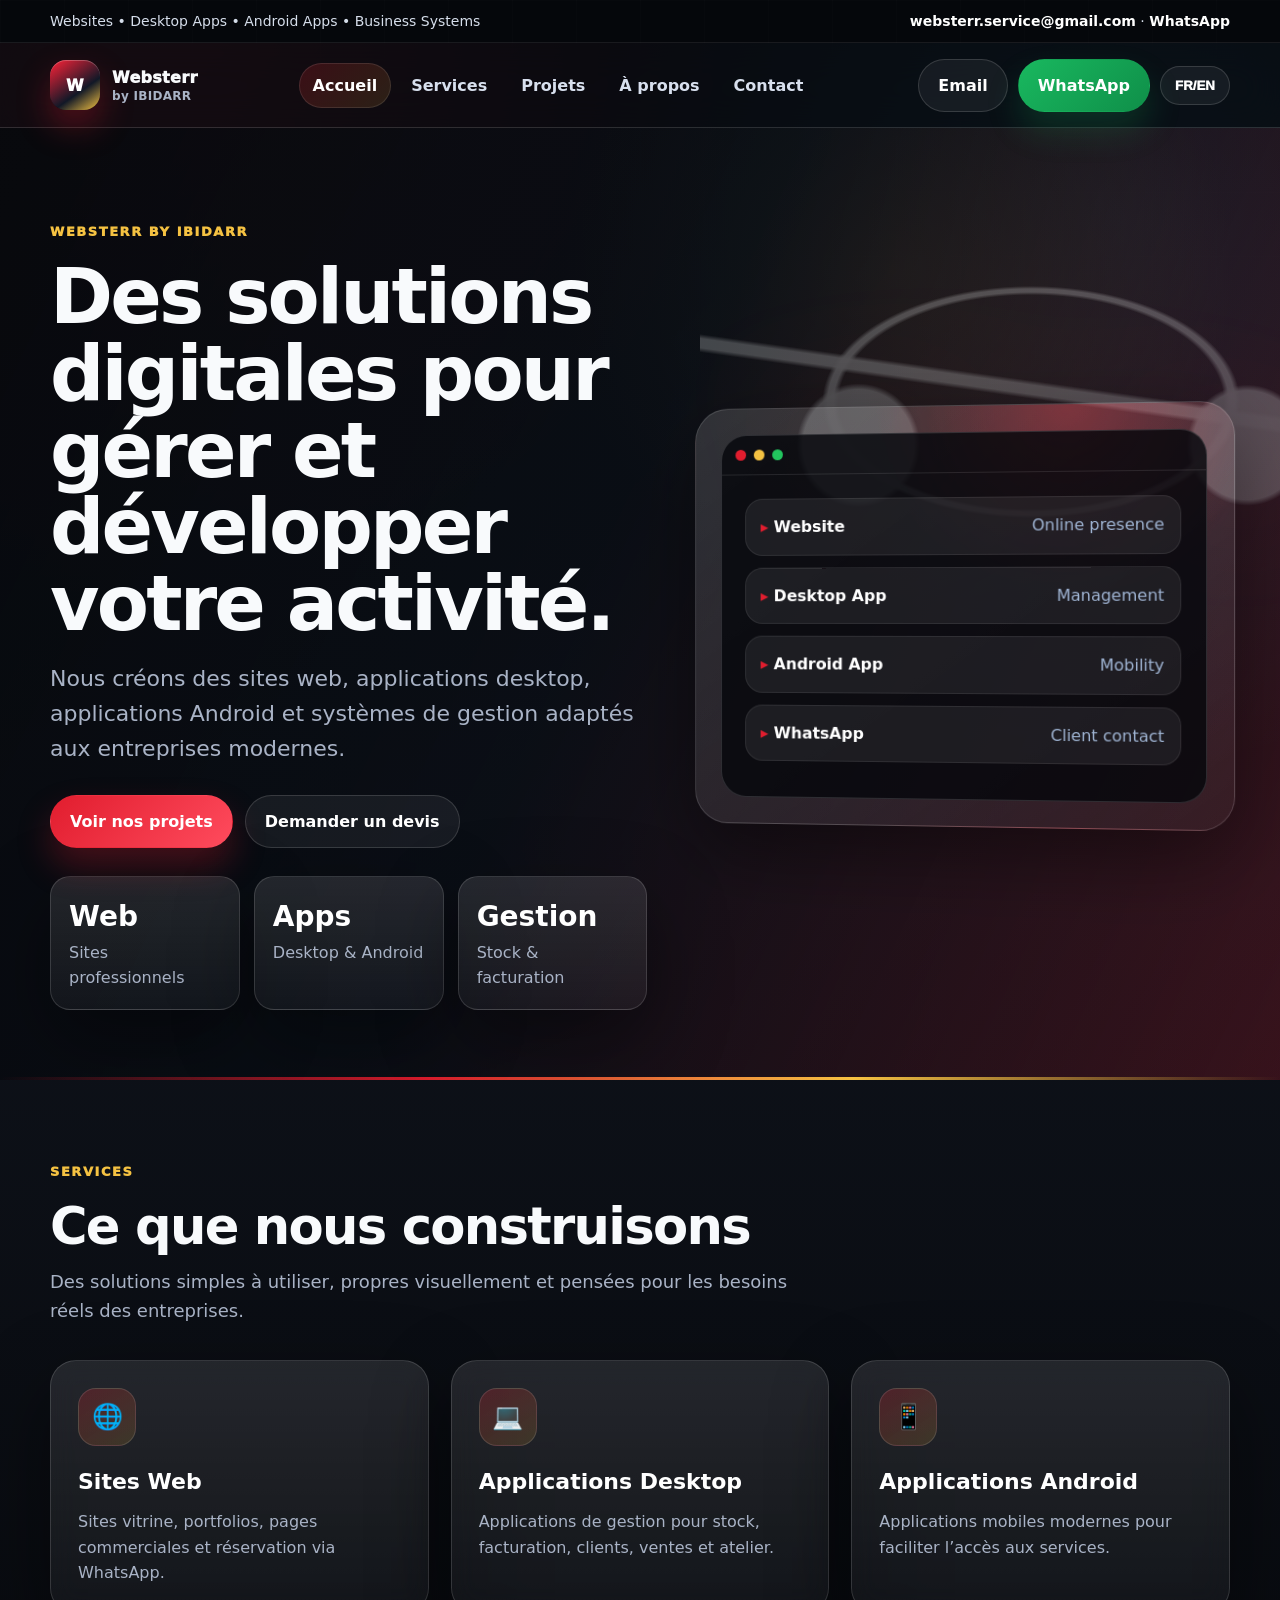
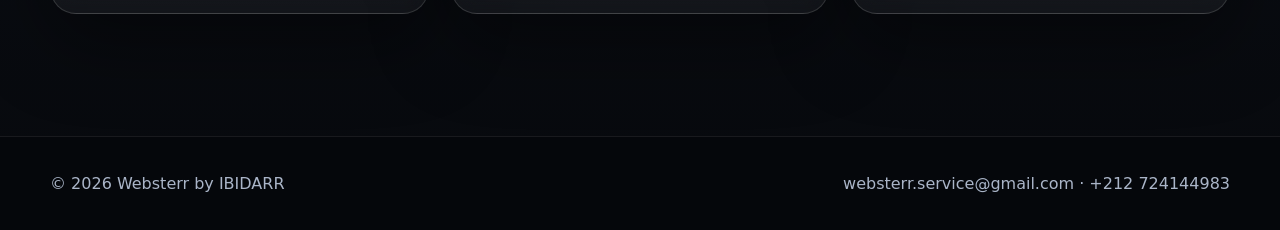
<file: index.html>
<!DOCTYPE html>
<html lang="fr" data-lang="fr">
<head>
  <meta charset="UTF-8">
  <meta name="viewport" content="width=device-width, initial-scale=1.0">
  <title>Websterr by IBIDARR | Digital Solutions</title>
  <link rel="stylesheet" href="styles.css">
</head>
<body>
  <div class="topbar"><div class="container"><span>Websites • Desktop Apps • Android Apps • Business Systems</span><span><a href="mailto:websterr.service@gmail.com">websterr.service@gmail.com</a> · <a href="https://wa.me/212724144983?text=Bonjour%2C%20je%20suis%20int%C3%A9ress%C3%A9%20par%20vos%20services." target="_blank">WhatsApp</a></span></div></div>
  <header class="header"><div class="container nav">
    <a class="brand" href="index.html"><span class="brand-mark">W</span><span>Websterr<small>by IBIDARR</small></span></a>
    <nav class="nav-links"><a class="active" href="index.html"><span class="fr">Accueil</span><span class="en">Home</span></a><a href="services.html">Services</a><a href="projects.html"><span class="fr">Projets</span><span class="en">Projects</span></a><a href="about.html"><span class="fr">À propos</span><span class="en">About</span></a><a href="contact.html">Contact</a></nav>
    <div class="nav-actions"><a class="btn btn-outline" href="mailto:websterr.service@gmail.com">Email</a><a class="btn btn-whatsapp" href="https://wa.me/212724144983?text=Bonjour%2C%20je%20suis%20int%C3%A9ress%C3%A9%20par%20vos%20services." target="_blank">WhatsApp</a><button class="lang-toggle" data-lang-toggle>FR/EN</button></div>
    <button class="menu-btn">☰</button>
  </div></header>

  <main>
    <section class="hero"><div class="container hero-grid">
      <div>
        <div class="eyebrow">Websterr by IBIDARR</div>
        <h1><span class="fr">Des solutions digitales pour gérer et développer votre activité.</span><span class="en">Digital solutions to manage and grow your business.</span></h1>
        <p class="lead"><span class="fr">Nous créons des sites web, applications desktop, applications Android et systèmes de gestion adaptés aux entreprises modernes.</span><span class="en">We build websites, desktop apps, Android apps and management systems for modern businesses.</span></p>
        <div class="hero-actions"><a class="btn btn-primary" href="projects.html"><span class="fr">Voir nos projets</span><span class="en">View projects</span></a><a class="btn btn-outline" href="contact.html"><span class="fr">Demander un devis</span><span class="en">Request a quote</span></a></div>
        <div class="stats"><div class="stat"><strong>Web</strong><span>Sites professionnels</span></div><div class="stat"><strong>Apps</strong><span>Desktop & Android</span></div><div class="stat"><strong>Gestion</strong><span>Stock & facturation</span></div></div>
      </div>
      <div class="visual-card"><div class="visual-window"><div class="window-top"><span class="dot"></span><span class="dot"></span><span class="dot"></span></div><div class="window-body"><div class="feature-line"><b>Website</b><span>Online presence</span></div><div class="feature-line"><b>Desktop App</b><span>Management</span></div><div class="feature-line"><b>Android App</b><span>Mobility</span></div><div class="feature-line"><b>WhatsApp</b><span>Client contact</span></div></div></div></div>
    </div></section>

    <section class="section"><div class="container"><div class="section-head"><div class="section-kicker">Services</div><h2><span class="fr">Ce que nous construisons</span><span class="en">What we build</span></h2><p><span class="fr">Des solutions simples à utiliser, propres visuellement et pensées pour les besoins réels des entreprises.</span><span class="en">Clean, practical and business-focused solutions.</span></p></div><div class="grid-3"><div class="card"><div class="card-icon">🌐</div><h3>Sites Web</h3><p>Sites vitrine, portfolios, pages commerciales et réservation via WhatsApp.</p></div><div class="card"><div class="card-icon">💻</div><h3>Applications Desktop</h3><p>Applications de gestion pour stock, facturation, clients, ventes et atelier.</p></div><div class="card"><div class="card-icon">📱</div><h3>Applications Android</h3><p>Applications mobiles modernes pour faciliter l’accès aux services.</p></div></div></div></section>
  </main>
  <footer class="footer"><div class="container"><span>© 2026 Websterr by IBIDARR</span><span>websterr.service@gmail.com · +212 724144983</span></div></footer>
  <script src="script.js"></script>
</body>
</html>
</file>
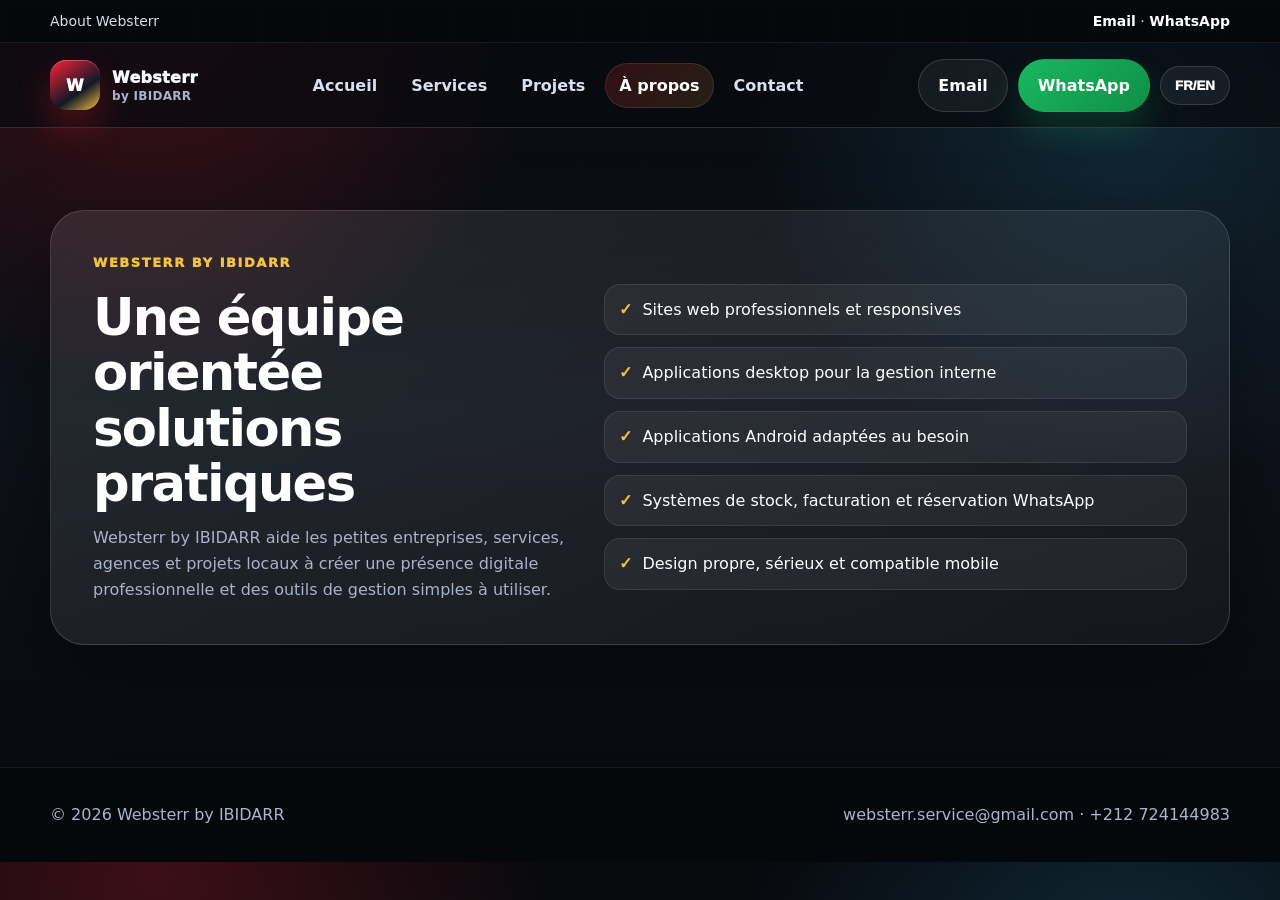
<file: about.html>
<!DOCTYPE html><html lang="fr" data-lang="fr"><head><meta charset="UTF-8"><meta name="viewport" content="width=device-width, initial-scale=1.0"><title>About | Websterr by IBIDARR</title><link rel="stylesheet" href="styles.css"></head><body>
<div class="topbar"><div class="container"><span>About Websterr</span><span><a href="mailto:websterr.service@gmail.com">Email</a> · <a href="https://wa.me/212724144983?text=Bonjour%2C%20je%20suis%20int%C3%A9ress%C3%A9%20par%20vos%20services." target="_blank">WhatsApp</a></span></div></div>
<header class="header"><div class="container nav"><a class="brand" href="index.html"><span class="brand-mark">W</span><span>Websterr<small>by IBIDARR</small></span></a><nav class="nav-links"><a href="index.html"><span class="fr">Accueil</span><span class="en">Home</span></a><a href="services.html">Services</a><a href="projects.html"><span class="fr">Projets</span><span class="en">Projects</span></a><a class="active" href="about.html"><span class="fr">À propos</span><span class="en">About</span></a><a href="contact.html">Contact</a></nav><div class="nav-actions"><a class="btn btn-outline" href="mailto:websterr.service@gmail.com">Email</a><a class="btn btn-whatsapp" href="https://wa.me/212724144983?text=Bonjour%2C%20je%20suis%20int%C3%A9ress%C3%A9%20par%20vos%20services." target="_blank">WhatsApp</a><button class="lang-toggle" data-lang-toggle>FR/EN</button></div><button class="menu-btn">☰</button></div></header>
<main><section class="section"><div class="container"><div class="about-box"><div><div class="section-kicker">Websterr by IBIDARR</div><h2><span class="fr">Une équipe orientée solutions pratiques</span><span class="en">A team focused on practical solutions</span></h2><p><span class="fr">Websterr by IBIDARR aide les petites entreprises, services, agences et projets locaux à créer une présence digitale professionnelle et des outils de gestion simples à utiliser.</span><span class="en">Websterr by IBIDARR helps small businesses, services, agencies and local projects build a professional digital presence and easy-to-use management tools.</span></p></div><div><ul class="check-list"><li>Sites web professionnels et responsives</li><li>Applications desktop pour la gestion interne</li><li>Applications Android adaptées au besoin</li><li>Systèmes de stock, facturation et réservation WhatsApp</li><li>Design propre, sérieux et compatible mobile</li></ul></div></div></div></section></main>
<footer class="footer"><div class="container"><span>© 2026 Websterr by IBIDARR</span><span>websterr.service@gmail.com · +212 724144983</span></div></footer><script src="script.js"></script></body></html>
</file>
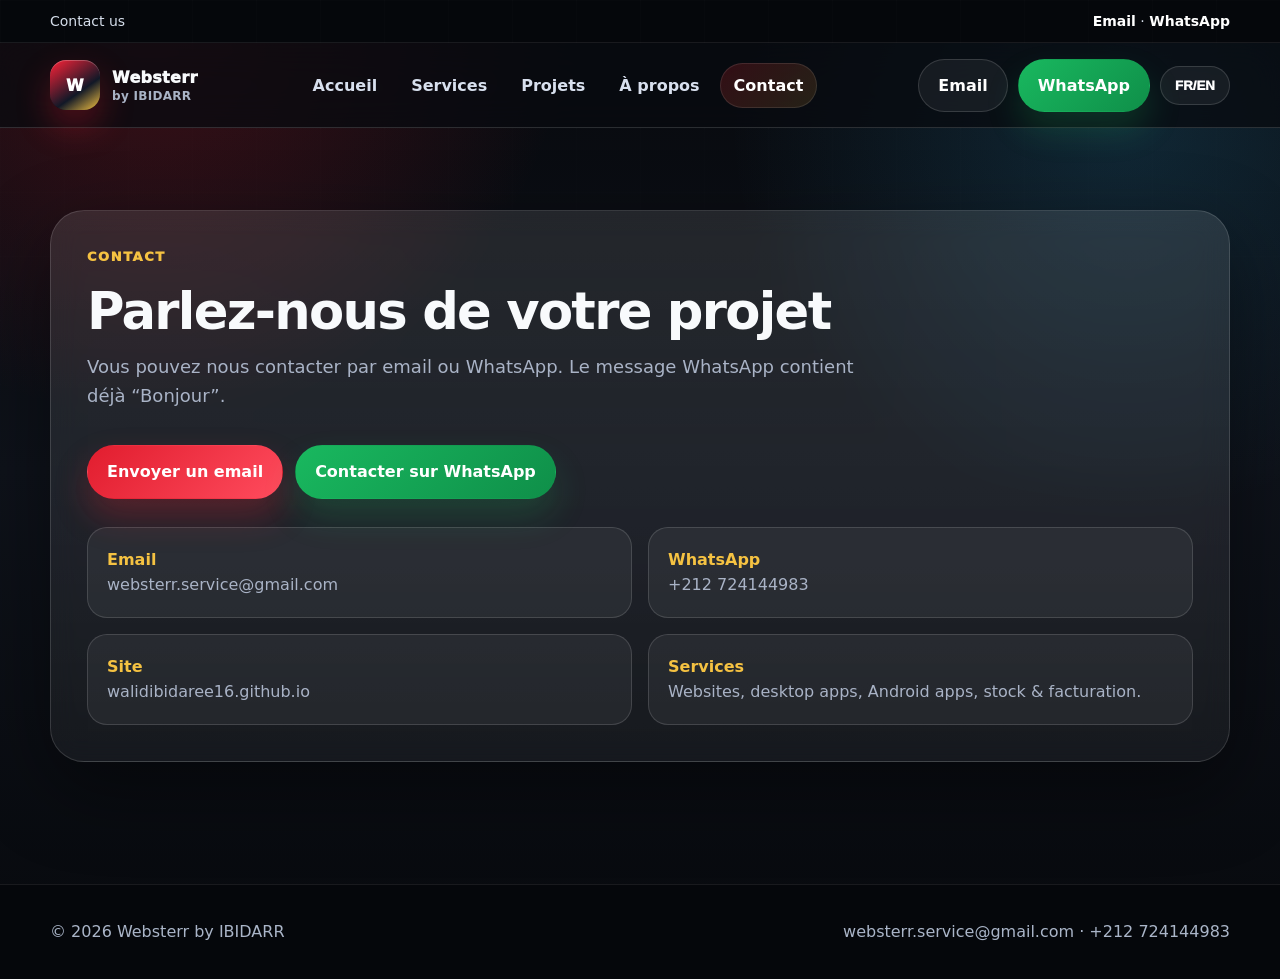
<file: contact.html>
<!DOCTYPE html><html lang="fr" data-lang="fr"><head><meta charset="UTF-8"><meta name="viewport" content="width=device-width, initial-scale=1.0"><title>Contact | Websterr by IBIDARR</title><link rel="stylesheet" href="styles.css"></head><body>
<div class="topbar"><div class="container"><span>Contact us</span><span><a href="mailto:websterr.service@gmail.com">Email</a> · <a href="https://wa.me/212724144983?text=Bonjour%2C%20je%20suis%20int%C3%A9ress%C3%A9%20par%20vos%20services." target="_blank">WhatsApp</a></span></div></div>
<header class="header"><div class="container nav"><a class="brand" href="index.html"><span class="brand-mark">W</span><span>Websterr<small>by IBIDARR</small></span></a><nav class="nav-links"><a href="index.html"><span class="fr">Accueil</span><span class="en">Home</span></a><a href="services.html">Services</a><a href="projects.html"><span class="fr">Projets</span><span class="en">Projects</span></a><a href="about.html"><span class="fr">À propos</span><span class="en">About</span></a><a class="active" href="contact.html">Contact</a></nav><div class="nav-actions"><a class="btn btn-outline" href="mailto:websterr.service@gmail.com">Email</a><a class="btn btn-whatsapp" href="https://wa.me/212724144983?text=Bonjour%2C%20je%20suis%20int%C3%A9ress%C3%A9%20par%20vos%20services." target="_blank">WhatsApp</a><button class="lang-toggle" data-lang-toggle>FR/EN</button></div><button class="menu-btn">☰</button></div></header>
<main><section class="section"><div class="container"><div class="contact-panel"><div class="section-head"><div class="section-kicker">Contact</div><h2><span class="fr">Parlez-nous de votre projet</span><span class="en">Tell us about your project</span></h2><p><span class="fr">Vous pouvez nous contacter par email ou WhatsApp. Le message WhatsApp contient déjà “Bonjour”.</span><span class="en">You can contact us by email or WhatsApp. The WhatsApp message already starts with “Bonjour”.</span></p></div><div class="hero-actions"><a class="btn btn-primary" href="mailto:websterr.service@gmail.com">Envoyer un email</a><a class="btn btn-whatsapp" href="https://wa.me/212724144983?text=Bonjour%2C%20je%20suis%20int%C3%A9ress%C3%A9%20par%20vos%20services." target="_blank">Contacter sur WhatsApp</a></div><div class="contact-methods"><div class="contact-method"><b>Email</b><p>websterr.service@gmail.com</p></div><div class="contact-method"><b>WhatsApp</b><p>+212 724144983</p></div><div class="contact-method"><b>Site</b><p>walidibidaree16.github.io</p></div><div class="contact-method"><b>Services</b><p>Websites, desktop apps, Android apps, stock & facturation.</p></div></div></div></div></section></main>
<footer class="footer"><div class="container"><span>© 2026 Websterr by IBIDARR</span><span>websterr.service@gmail.com · +212 724144983</span></div></footer><script src="script.js"></script></body></html>
</file>
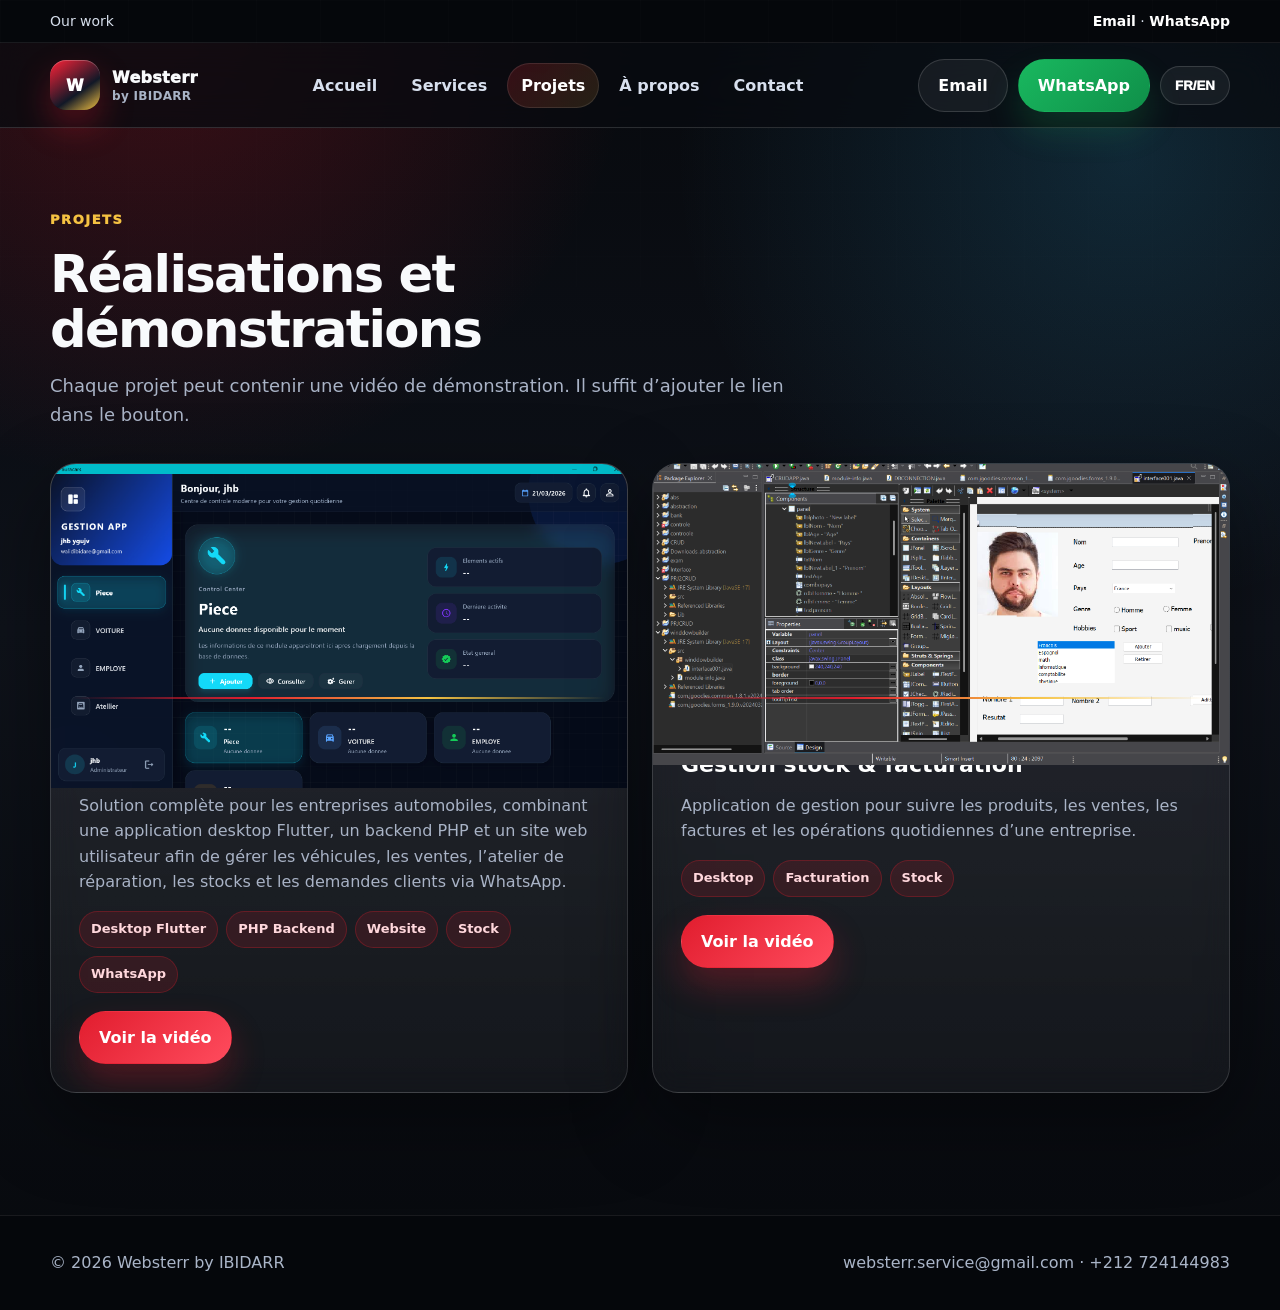
<file: projects.html>
<!DOCTYPE html><html lang="fr" data-lang="fr"><head><meta charset="UTF-8"><meta name="viewport" content="width=device-width, initial-scale=1.0"><title>Projects | Websterr by IBIDARR</title><link rel="stylesheet" href="styles.css"></head><body>
<div class="topbar"><div class="container"><span>Our work</span><span><a href="mailto:websterr.service@gmail.com">Email</a> · <a href="https://wa.me/212724144983?text=Bonjour%2C%20je%20suis%20int%C3%A9ress%C3%A9%20par%20vos%20services." target="_blank">WhatsApp</a></span></div></div>
<header class="header"><div class="container nav"><a class="brand" href="index.html"><span class="brand-mark">W</span><span>Websterr<small>by IBIDARR</small></span></a><nav class="nav-links"><a href="index.html"><span class="fr">Accueil</span><span class="en">Home</span></a><a href="services.html">Services</a><a class="active" href="projects.html"><span class="fr">Projets</span><span class="en">Projects</span></a><a href="about.html"><span class="fr">À propos</span><span class="en">About</span></a><a href="contact.html">Contact</a></nav><div class="nav-actions"><a class="btn btn-outline" href="mailto:websterr.service@gmail.com">Email</a><a class="btn btn-whatsapp" href="https://wa.me/212724144983?text=Bonjour%2C%20je%20suis%20int%C3%A9ress%C3%A9%20par%20vos%20services." target="_blank">WhatsApp</a><button class="lang-toggle" data-lang-toggle>FR/EN</button></div><button class="menu-btn">☰</button></div></header>
<main><section class="section"><div class="container"><div class="section-head"><div class="section-kicker"><span class="fr">Projets</span><span class="en">Projects</span></div><h2><span class="fr">Réalisations et démonstrations</span><span class="en">Work and demonstrations</span></h2><p><span class="fr">Chaque projet peut contenir une vidéo de démonstration. Il suffit d’ajouter le lien dans le bouton.</span><span class="en">Each project can include a demo video. Just add the video link to the button.</span></p></div><div class="grid-2">
<article class="card project-card"><div class="project-img"><img src="images/aura.png" alt="Plateforme de gestion automobile" onerror="this.parentElement.innerHTML='Image: images/aura.png'"></div><div class="project-body"><h3><span class="fr">Plateforme de gestion automobile</span><span class="en">Automotive Management Platform</span></h3><p><span class="fr">Solution complète pour les entreprises automobiles, combinant une application desktop Flutter, un backend PHP et un site web utilisateur afin de gérer les véhicules, les ventes, l’atelier de réparation, les stocks et les demandes clients via WhatsApp.</span><span class="en">A complete solution for automotive businesses, combining a Flutter desktop app, a PHP backend and a user website to manage vehicles, sales, repair workshop operations, stock and customer requests through WhatsApp.</span></p><div class="tag-row"><span class="tag">Desktop Flutter</span><span class="tag">PHP Backend</span><span class="tag">Website</span><span class="tag">Stock</span><span class="tag">WhatsApp</span></div><div class="project-actions"><a class="btn btn-primary" href="#" target="_blank"><span class="fr">Voir la vidéo</span><span class="en">Watch video</span></a><!-- TODO: Remplacer href="#" par le lien vidéo du projet --></div></div></article>
<article class="card project-card"><div class="project-img"><img src="images/java.png" alt="Gestion de facturation" onerror="this.parentElement.innerHTML='Image: images/java.png'"></div><div class="project-body"><h3><span class="fr">Gestion stock & facturation</span><span class="en">Stock & Invoice Management</span></h3><p><span class="fr">Application de gestion pour suivre les produits, les ventes, les factures et les opérations quotidiennes d’une entreprise.</span><span class="en">Management app to track products, sales, invoices and daily business operations.</span></p><div class="tag-row"><span class="tag">Desktop</span><span class="tag">Facturation</span><span class="tag">Stock</span></div><div class="project-actions"><a class="btn btn-primary" href="#" target="_blank"><span class="fr">Voir la vidéo</span><span class="en">Watch video</span></a><!-- TODO: Ajouter le lien vidéo --></div></div></article>
</div></div></section></main>
<footer class="footer"><div class="container"><span>© 2026 Websterr by IBIDARR</span><span>websterr.service@gmail.com · +212 724144983</span></div></footer><script src="script.js"></script></body></html>
</file>
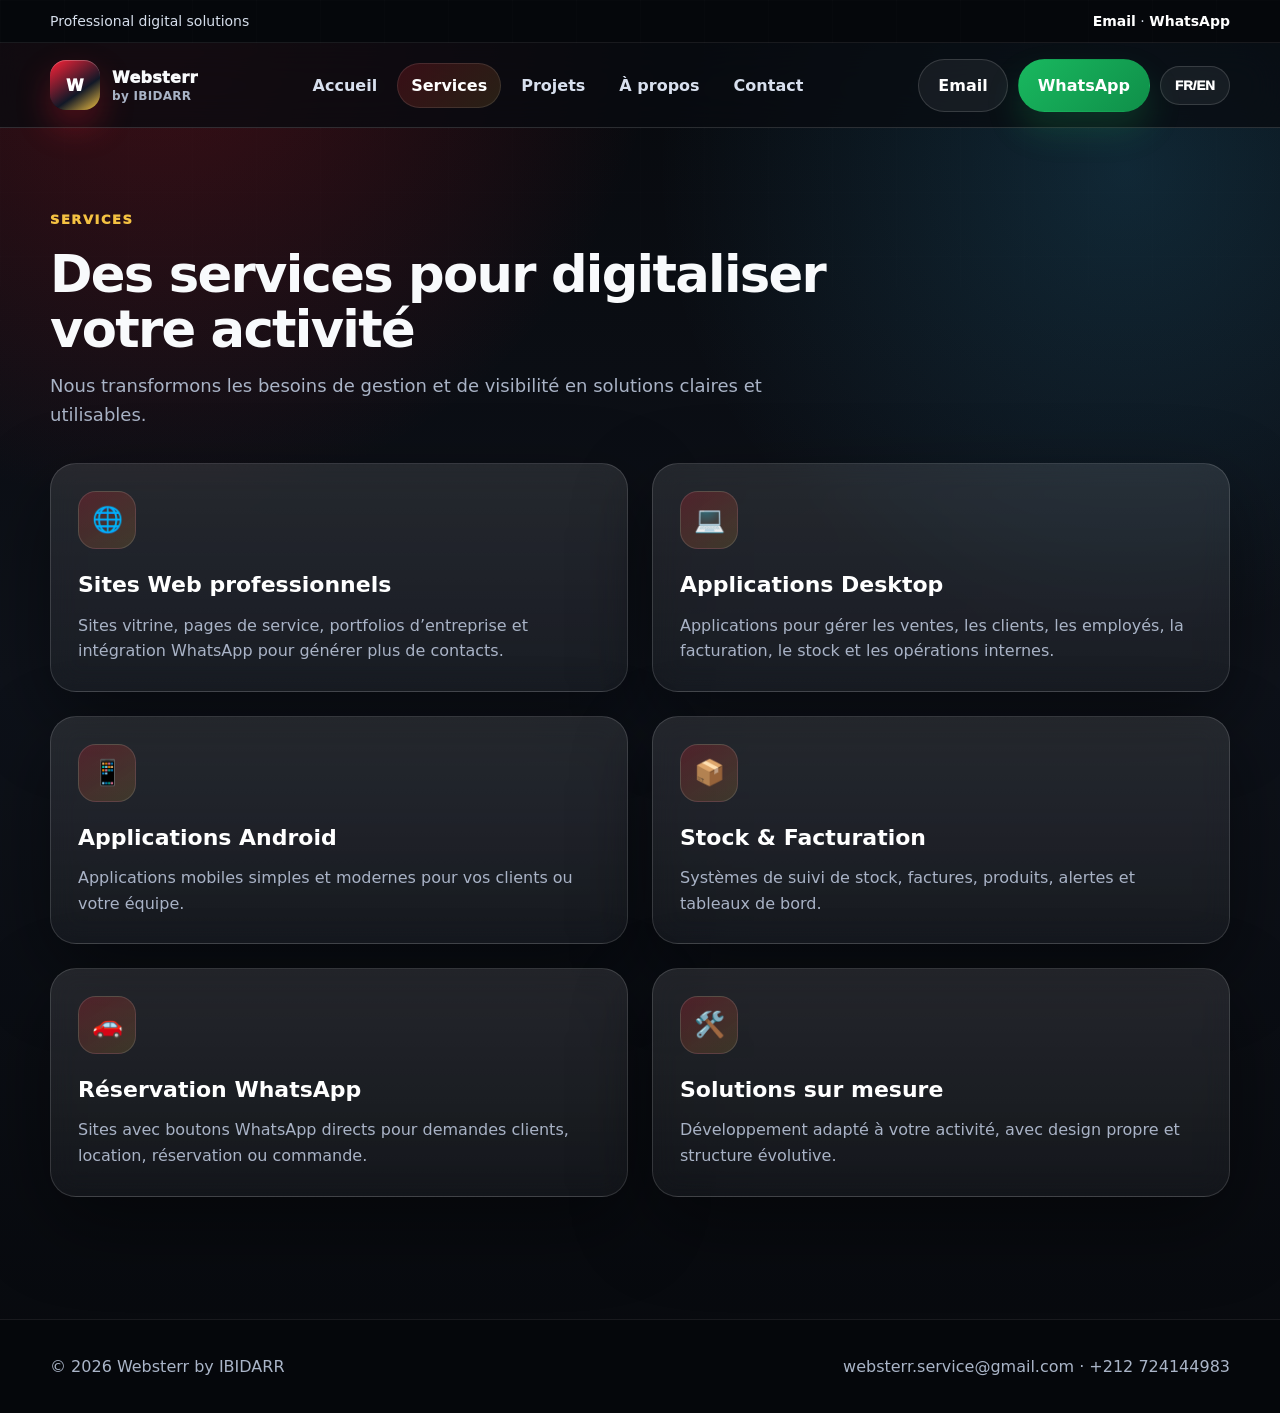
<file: services.html>
<!DOCTYPE html><html lang="fr" data-lang="fr"><head><meta charset="UTF-8"><meta name="viewport" content="width=device-width, initial-scale=1.0"><title>Services | Websterr by IBIDARR</title><link rel="stylesheet" href="styles.css"></head><body>
<div class="topbar"><div class="container"><span>Professional digital solutions</span><span><a href="mailto:websterr.service@gmail.com">Email</a> · <a href="https://wa.me/212724144983?text=Bonjour%2C%20je%20suis%20int%C3%A9ress%C3%A9%20par%20vos%20services." target="_blank">WhatsApp</a></span></div></div>
<header class="header"><div class="container nav"><a class="brand" href="index.html"><span class="brand-mark">W</span><span>Websterr<small>by IBIDARR</small></span></a><nav class="nav-links"><a href="index.html"><span class="fr">Accueil</span><span class="en">Home</span></a><a class="active" href="services.html">Services</a><a href="projects.html"><span class="fr">Projets</span><span class="en">Projects</span></a><a href="about.html"><span class="fr">À propos</span><span class="en">About</span></a><a href="contact.html">Contact</a></nav><div class="nav-actions"><a class="btn btn-outline" href="mailto:websterr.service@gmail.com">Email</a><a class="btn btn-whatsapp" href="https://wa.me/212724144983?text=Bonjour%2C%20je%20suis%20int%C3%A9ress%C3%A9%20par%20vos%20services." target="_blank">WhatsApp</a><button class="lang-toggle" data-lang-toggle>FR/EN</button></div><button class="menu-btn">☰</button></div></header>
<main><section class="section"><div class="container"><div class="section-head"><div class="section-kicker">Services</div><h2><span class="fr">Des services pour digitaliser votre activité</span><span class="en">Services to digitize your business</span></h2><p><span class="fr">Nous transformons les besoins de gestion et de visibilité en solutions claires et utilisables.</span><span class="en">We turn visibility and management needs into practical solutions.</span></p></div><div class="grid-2"><div class="card"><div class="card-icon">🌐</div><h3>Sites Web professionnels</h3><p>Sites vitrine, pages de service, portfolios d’entreprise et intégration WhatsApp pour générer plus de contacts.</p></div><div class="card"><div class="card-icon">💻</div><h3>Applications Desktop</h3><p>Applications pour gérer les ventes, les clients, les employés, la facturation, le stock et les opérations internes.</p></div><div class="card"><div class="card-icon">📱</div><h3>Applications Android</h3><p>Applications mobiles simples et modernes pour vos clients ou votre équipe.</p></div><div class="card"><div class="card-icon">📦</div><h3>Stock & Facturation</h3><p>Systèmes de suivi de stock, factures, produits, alertes et tableaux de bord.</p></div><div class="card"><div class="card-icon">🚗</div><h3>Réservation WhatsApp</h3><p>Sites avec boutons WhatsApp directs pour demandes clients, location, réservation ou commande.</p></div><div class="card"><div class="card-icon">🛠️</div><h3>Solutions sur mesure</h3><p>Développement adapté à votre activité, avec design propre et structure évolutive.</p></div></div></div></section></main>
<footer class="footer"><div class="container"><span>© 2026 Websterr by IBIDARR</span><span>websterr.service@gmail.com · +212 724144983</span></div></footer><script src="script.js"></script></body></html>
</file>
<file: styles.css>
:root {
  --bg: #080b10;
  --bg-2: #0d1118;
  --surface: rgba(255, 255, 255, 0.075);
  --surface-strong: rgba(255, 255, 255, 0.12);
  --surface-2: rgba(255, 255, 255, 0.08);
  --text: #f8fafc;
  --muted: #a9b3c6;
  --primary: #e11d2e;
  --primary-dark: #a90f1d;
  --accent: #f5c242;
  --accent-2: #38bdf8;
  --border: rgba(255, 255, 255, 0.14);
  --shadow: 0 28px 80px rgba(0, 0, 0, 0.42);
  --radius: 26px;
}

* { box-sizing: border-box; margin: 0; padding: 0; }
html { scroll-behavior: smooth; }
body {
  font-family: Inter, system-ui, -apple-system, BlinkMacSystemFont, "Segoe UI", sans-serif;
  background:
    radial-gradient(circle at 12% 0%, rgba(225, 29, 46, 0.25), transparent 28%),
    radial-gradient(circle at 88% 12%, rgba(56, 189, 248, 0.16), transparent 28%),
    linear-gradient(180deg, #07090d 0%, #0e121a 48%, #07090d 100%);
  color: var(--text);
  line-height: 1.6;
  overflow-x: hidden;
}
body::before {
  content: "";
  position: fixed;
  inset: 0;
  pointer-events: none;
  opacity: .16;
  background-image:
    linear-gradient(rgba(255,255,255,.08) 1px, transparent 1px),
    linear-gradient(90deg, rgba(255,255,255,.08) 1px, transparent 1px);
  background-size: 64px 64px;
  mask-image: linear-gradient(to bottom, #000, transparent 85%);
}
a { color: inherit; text-decoration: none; }
img { max-width: 100%; display: block; }
.container { width: min(1180px, calc(100% - 32px)); margin: auto; }

.topbar {
  background: #05070b;
  color: #d6deeb;
  font-size: 14px;
  padding: 10px 0;
  border-bottom: 1px solid rgba(255,255,255,.08);
}
.topbar .container { display: flex; justify-content: space-between; gap: 16px; flex-wrap: wrap; }
.topbar a { color: #fff; font-weight: 800; }

.header {
  position: sticky;
  top: 0;
  z-index: 100;
  background: rgba(8, 11, 16, 0.76);
  backdrop-filter: blur(18px);
  border-bottom: 1px solid var(--border);
}
.nav {
  min-height: 84px;
  display: flex;
  align-items: center;
  justify-content: space-between;
  gap: 24px;
}
.brand { display: flex; align-items: center; gap: 12px; font-weight: 950; letter-spacing: .3px; }
.brand-mark {
  width: 50px; height: 50px; border-radius: 16px;
  display: grid; place-items: center;
  color: #fff;
  background: linear-gradient(145deg, #ff2238, #111827 62%, #f5c242);
  box-shadow: 0 16px 34px rgba(225, 29, 46, .32), inset 0 1px 0 rgba(255,255,255,.24);
  font-weight: 950;
}
.brand small { display: block; color: var(--muted); font-weight: 800; font-size: 12px; margin-top: -3px; }
.nav-links { display: flex; align-items: center; gap: 6px; }
.nav-links a { padding: 10px 14px; border-radius: 999px; font-weight: 800; color: #d8e0ee; transition: .22s ease; }
.nav-links a:hover, .nav-links a.active {
  background: linear-gradient(135deg, rgba(225,29,46,.2), rgba(245,194,66,.12));
  color: #fff;
  box-shadow: inset 0 0 0 1px rgba(255,255,255,.1);
}
.nav-actions { display: flex; align-items: center; gap: 10px; }
.menu-btn { display: none; border: 1px solid var(--border); color: #fff; background: var(--surface-2); padding: 12px; border-radius: 14px; cursor: pointer; }

.btn {
  display: inline-flex; align-items: center; justify-content: center; gap: 8px;
  padding: 13px 19px; border-radius: 999px; font-weight: 900;
  border: 1px solid transparent; cursor: pointer; transition: 0.24s ease;
  position: relative; overflow: hidden;
}
.btn::after { content: ""; position: absolute; inset: 0; background: linear-gradient(90deg, transparent, rgba(255,255,255,.2), transparent); transform: translateX(-120%); transition: .5s ease; }
.btn:hover::after { transform: translateX(120%); }
.btn-primary { background: linear-gradient(135deg, var(--primary), #ff4b5d); color: #fff; box-shadow: 0 18px 34px rgba(225,29,46,.28); }
.btn-primary:hover { background: linear-gradient(135deg, var(--primary-dark), var(--primary)); transform: translateY(-3px); }
.btn-outline { background: rgba(255,255,255,.06); color: #fff; border-color: var(--border); }
.btn-outline:hover { border-color: rgba(245,194,66,.72); transform: translateY(-3px); background: rgba(255,255,255,.1); }
.btn-dark { background: #05070b; color: #fff; }
.btn-whatsapp { background: linear-gradient(135deg, #19b85f, #0f8f49); color: #fff; box-shadow: 0 18px 34px rgba(25,184,95,.2); }

.hero {
  position: relative;
  padding: 94px 0 70px;
  background:
    linear-gradient(115deg, rgba(7,9,13,.98) 0%, rgba(10,14,21,.82) 47%, rgba(225,29,46,.2) 100%),
    radial-gradient(circle at 70% 15%, rgba(245,194,66,.18), transparent 28%);
  overflow: hidden;
}
.hero::before {
  content: "";
  position: absolute;
  right: -140px;
  top: 58px;
  width: min(720px, 78vw);
  height: 360px;
  opacity: .25;
  background:
    radial-gradient(ellipse at 46% 60%, transparent 0 35%, rgba(255,255,255,.9) 36% 37%, transparent 38%),
    radial-gradient(circle at 22% 72%, rgba(255,255,255,.9) 0 9%, transparent 10%),
    radial-gradient(circle at 76% 72%, rgba(255,255,255,.9) 0 9%, transparent 10%),
    linear-gradient(8deg, transparent 42%, rgba(255,255,255,.9) 43% 45%, transparent 46%);
  filter: drop-shadow(0 28px 60px rgba(225,29,46,.3));
}
.hero::after {
  content: "";
  position: absolute; left: 0; right: 0; bottom: 0; height: 3px;
  background: linear-gradient(90deg, transparent, var(--primary), var(--accent), transparent);
}
.hero-grid { position: relative; z-index: 1; display: grid; grid-template-columns: 1.05fr 0.95fr; gap: 42px; align-items: center; }
.eyebrow, .section-kicker {
  color: var(--accent);
  font-weight: 950;
  letter-spacing: .12em;
  text-transform: uppercase;
  font-size: 13px;
  margin-bottom: 16px;
}
h1 { font-size: clamp(42px, 6vw, 76px); line-height: 1.01; letter-spacing: -2.8px; margin-bottom: 18px; max-width: 820px; }
.lead { font-size: clamp(18px, 2vw, 22px); color: var(--muted); max-width: 680px; margin-bottom: 28px; }
.hero-actions { display: flex; gap: 12px; flex-wrap: wrap; margin-bottom: 28px; }
.stats { display: grid; grid-template-columns: repeat(3, 1fr); gap: 14px; margin-top: 24px; }
.stat {
  background: linear-gradient(180deg, rgba(255,255,255,.11), rgba(255,255,255,.045));
  border: 1px solid var(--border);
  border-radius: 20px;
  padding: 18px;
  box-shadow: var(--shadow);
}
.stat strong { display: block; font-size: 28px; color: #fff; }
.stat span { color: var(--muted); }
.visual-card {
  background:
    linear-gradient(145deg, rgba(255,255,255,.14), rgba(255,255,255,.04)),
    radial-gradient(circle at 70% 0%, rgba(225,29,46,.38), transparent 34%);
  color: #fff; border-radius: 34px; padding: 26px; box-shadow: var(--shadow); border: 1px solid var(--border);
  transform: perspective(900px) rotateY(-4deg);
}
.visual-window { background: rgba(5,7,11,.82); border: 1px solid rgba(255,255,255,.14); border-radius: 26px; overflow: hidden; }
.window-top { display: flex; gap: 8px; padding: 14px; border-bottom: 1px solid rgba(255,255,255,.1); }
.dot { width: 11px; height: 11px; border-radius: 50%; background: #64748b; }
.dot:nth-child(1){ background: var(--primary); }.dot:nth-child(2){ background: var(--accent); }.dot:nth-child(3){ background: #22c55e; }
.window-body { padding: 24px; }
.feature-line { display: flex; justify-content: space-between; padding: 15px; border-radius: 18px; background: rgba(255,255,255,.07); margin-bottom: 12px; border: 1px solid rgba(255,255,255,.08); }
.feature-line b::before { content: "▸ "; color: var(--primary); }
.feature-line span { color: #9fb4d3; }

.section { padding: 82px 0; position: relative; }
.section-head { max-width: 780px; margin-bottom: 34px; }
h2 { font-size: clamp(32px, 4vw, 52px); line-height: 1.08; letter-spacing: -1.7px; margin-bottom: 14px; }
.section-head p { color: var(--muted); font-size: 18px; }

.grid-3 { display: grid; grid-template-columns: repeat(3, 1fr); gap: 22px; }
.grid-2 { display: grid; grid-template-columns: repeat(2, 1fr); gap: 24px; }
.card {
  background: linear-gradient(180deg, rgba(255,255,255,.105), rgba(255,255,255,.045));
  border: 1px solid var(--border);
  border-radius: var(--radius);
  padding: 27px;
  box-shadow: var(--shadow);
  transition: .28s ease;
  backdrop-filter: blur(14px);
}
.card:hover { transform: translateY(-7px); border-color: rgba(245,194,66,.46); box-shadow: 0 30px 90px rgba(0,0,0,.52); }
.card-icon { width: 58px; height: 58px; border-radius: 18px; display: grid; place-items: center; background: linear-gradient(145deg, rgba(225,29,46,.24), rgba(245,194,66,.14)); color: var(--accent); font-size: 25px; margin-bottom: 18px; border: 1px solid rgba(255,255,255,.12); }
.card h3 { font-size: 22px; margin-bottom: 10px; color: #fff; }
.card p { color: var(--muted); }

.project-card { overflow: hidden; padding: 0; }
.project-img { height: 255px; background: linear-gradient(135deg, rgba(255,255,255,.08), rgba(225,29,46,.18)); display: grid; place-items: center; color: var(--muted); position: relative; }
.project-img::after { content: ""; position: absolute; inset: auto 22px 20px 22px; height: 2px; background: linear-gradient(90deg, transparent, var(--primary), var(--accent), transparent); }
.project-img img { width: 100%; height: 100%; object-fit: cover; filter: saturate(1.08) contrast(1.04); }
.project-body { padding: 28px; }
.tag-row { display: flex; gap: 8px; flex-wrap: wrap; margin: 16px 0; }
.tag { background: rgba(225,29,46,.14); color: #ffd7dc; border: 1px solid rgba(225,29,46,.28); padding: 7px 11px; border-radius: 999px; font-size: 13px; font-weight: 900; }
.project-actions { margin-top: 18px; display: flex; gap: 10px; flex-wrap: wrap; }

.about-box { background: linear-gradient(145deg, rgba(255,255,255,.1), rgba(255,255,255,.04)); color: #fff; border-radius: 34px; padding: 42px; display: grid; grid-template-columns: .9fr 1.1fr; gap: 34px; align-items: center; border: 1px solid var(--border); box-shadow: var(--shadow); }
.about-box p { color: var(--muted); }
.check-list { list-style: none; margin-top: 18px; display: grid; gap: 12px; }
.check-list li { background: rgba(255,255,255,.055); border: 1px solid rgba(255,255,255,.09); padding: 12px 14px; border-radius: 16px; }
.check-list li::before { content: "✓"; color: var(--accent); font-weight: 950; margin-right: 10px; }

.contact-panel { background: linear-gradient(180deg, rgba(255,255,255,.105), rgba(255,255,255,.05)); border: 1px solid var(--border); border-radius: 34px; padding: 36px; box-shadow: var(--shadow); backdrop-filter: blur(14px); }
.contact-methods { display: grid; grid-template-columns: repeat(2, 1fr); gap: 16px; margin-top: 22px; }
.contact-method { padding: 19px; border: 1px solid var(--border); border-radius: 20px; background: rgba(255,255,255,.055); }
.contact-method b { color: var(--accent); }
.contact-method p { color: var(--muted); }
.footer { background: #05070b; color: #aab5c8; padding: 34px 0; margin-top: 40px; border-top: 1px solid rgba(255,255,255,.08); }
.footer .container { display: flex; justify-content: space-between; gap: 20px; flex-wrap: wrap; }

.lang-toggle { border: 1px solid var(--border); background: rgba(255,255,255,.06); color: #fff; border-radius: 999px; padding: 11px 14px; font-weight: 950; cursor: pointer; }
[data-lang="en"] .fr, [data-lang="fr"] .en { display: none; }

@media (max-width: 960px) {
  .hero-grid, .about-box, .grid-2 { grid-template-columns: 1fr; }
  .grid-3 { grid-template-columns: repeat(2, 1fr); }
  .nav-links, .nav-actions { display: none; }
  .menu-btn { display: inline-flex; }
  .visual-card { transform: none; }
  .nav.open .nav-links, .nav.open .nav-actions {
    display: flex; position: absolute; left: 16px; right: 16px; top: 82px;
    background: rgba(8, 11, 16, .98); border: 1px solid var(--border); border-radius: 22px; padding: 18px; box-shadow: var(--shadow);
  }
  .nav.open .nav-links { flex-direction: column; align-items: stretch; }
  .nav.open .nav-actions { top: 350px; flex-direction: column; align-items: stretch; }
}
@media (max-width: 640px) {
  .container { width: min(100% - 24px, 1180px); }
  .topbar .container, .footer .container { flex-direction: column; }
  .grid-3, .stats, .contact-methods { grid-template-columns: 1fr; }
  .hero { padding-top: 58px; }
  h1 { letter-spacing: -1.8px; }
  .btn { width: 100%; }
  .card, .contact-panel, .about-box { padding: 22px; }
}
</file>
